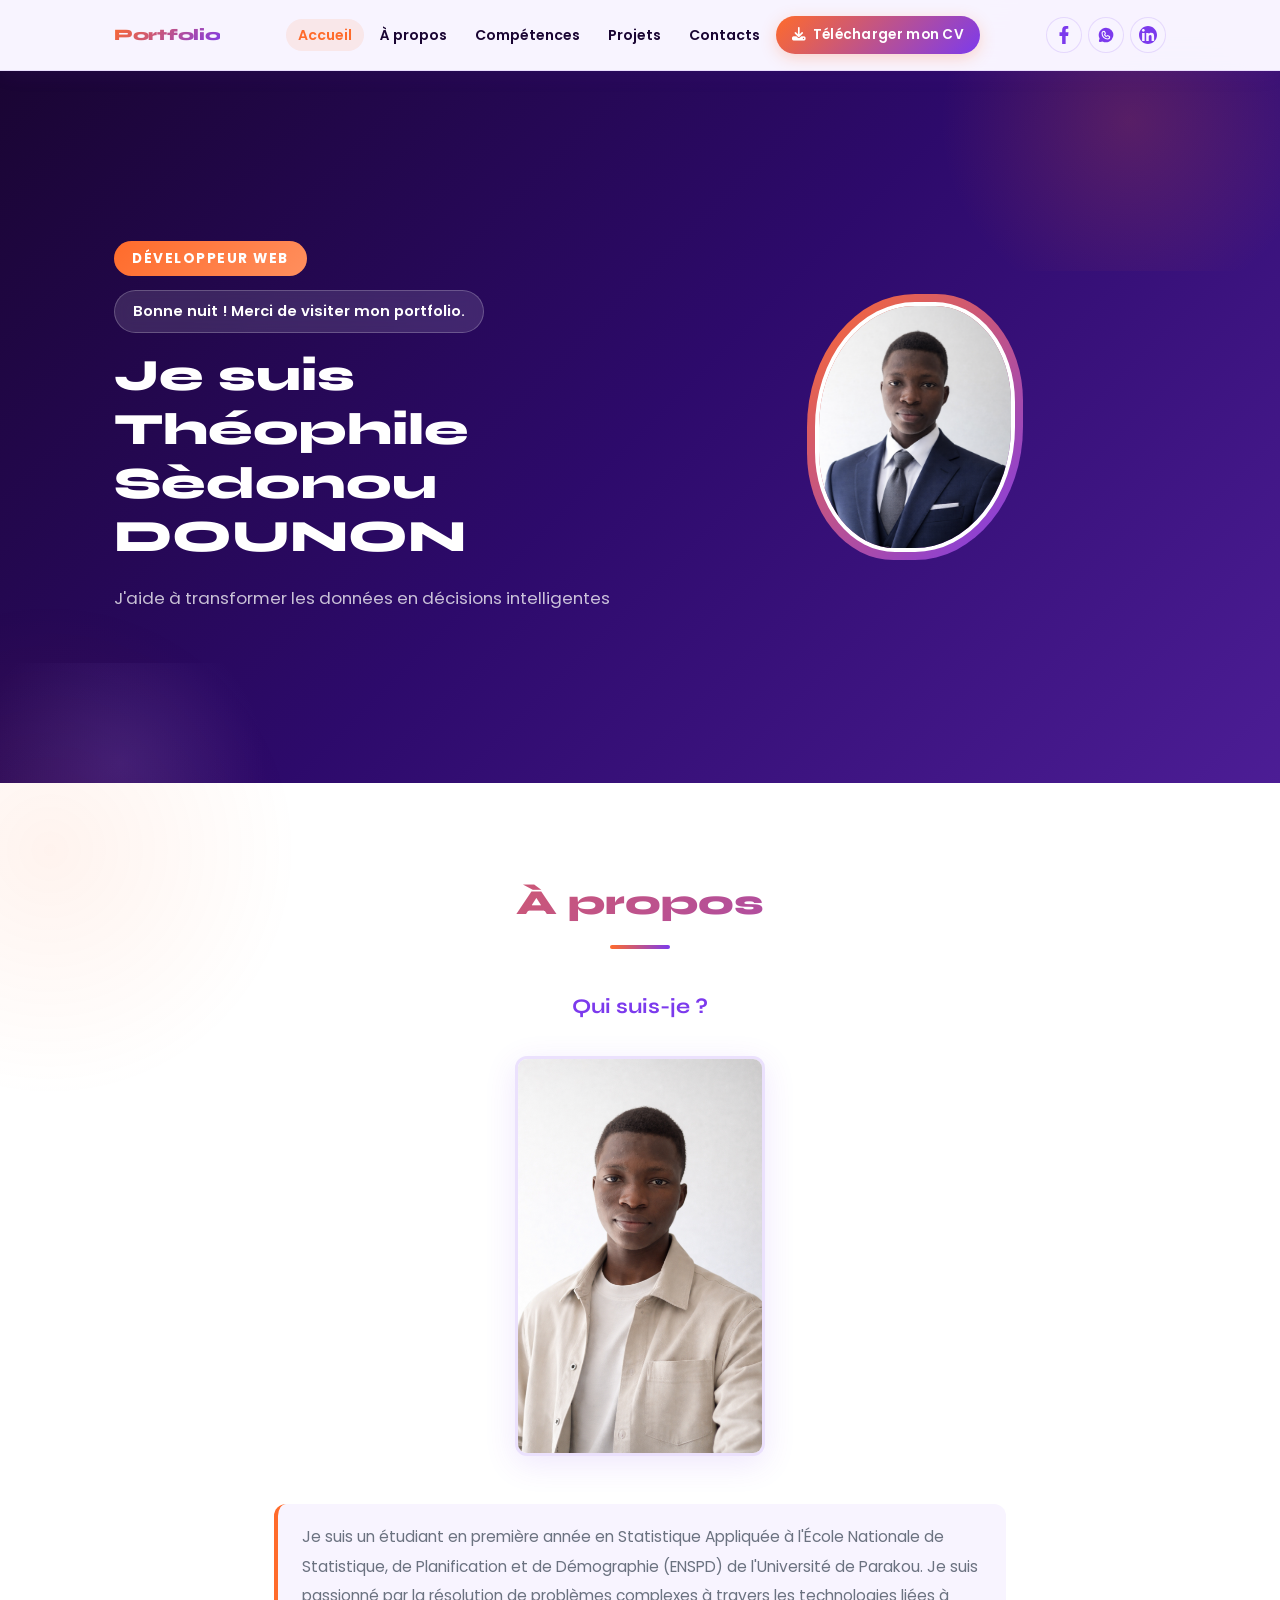
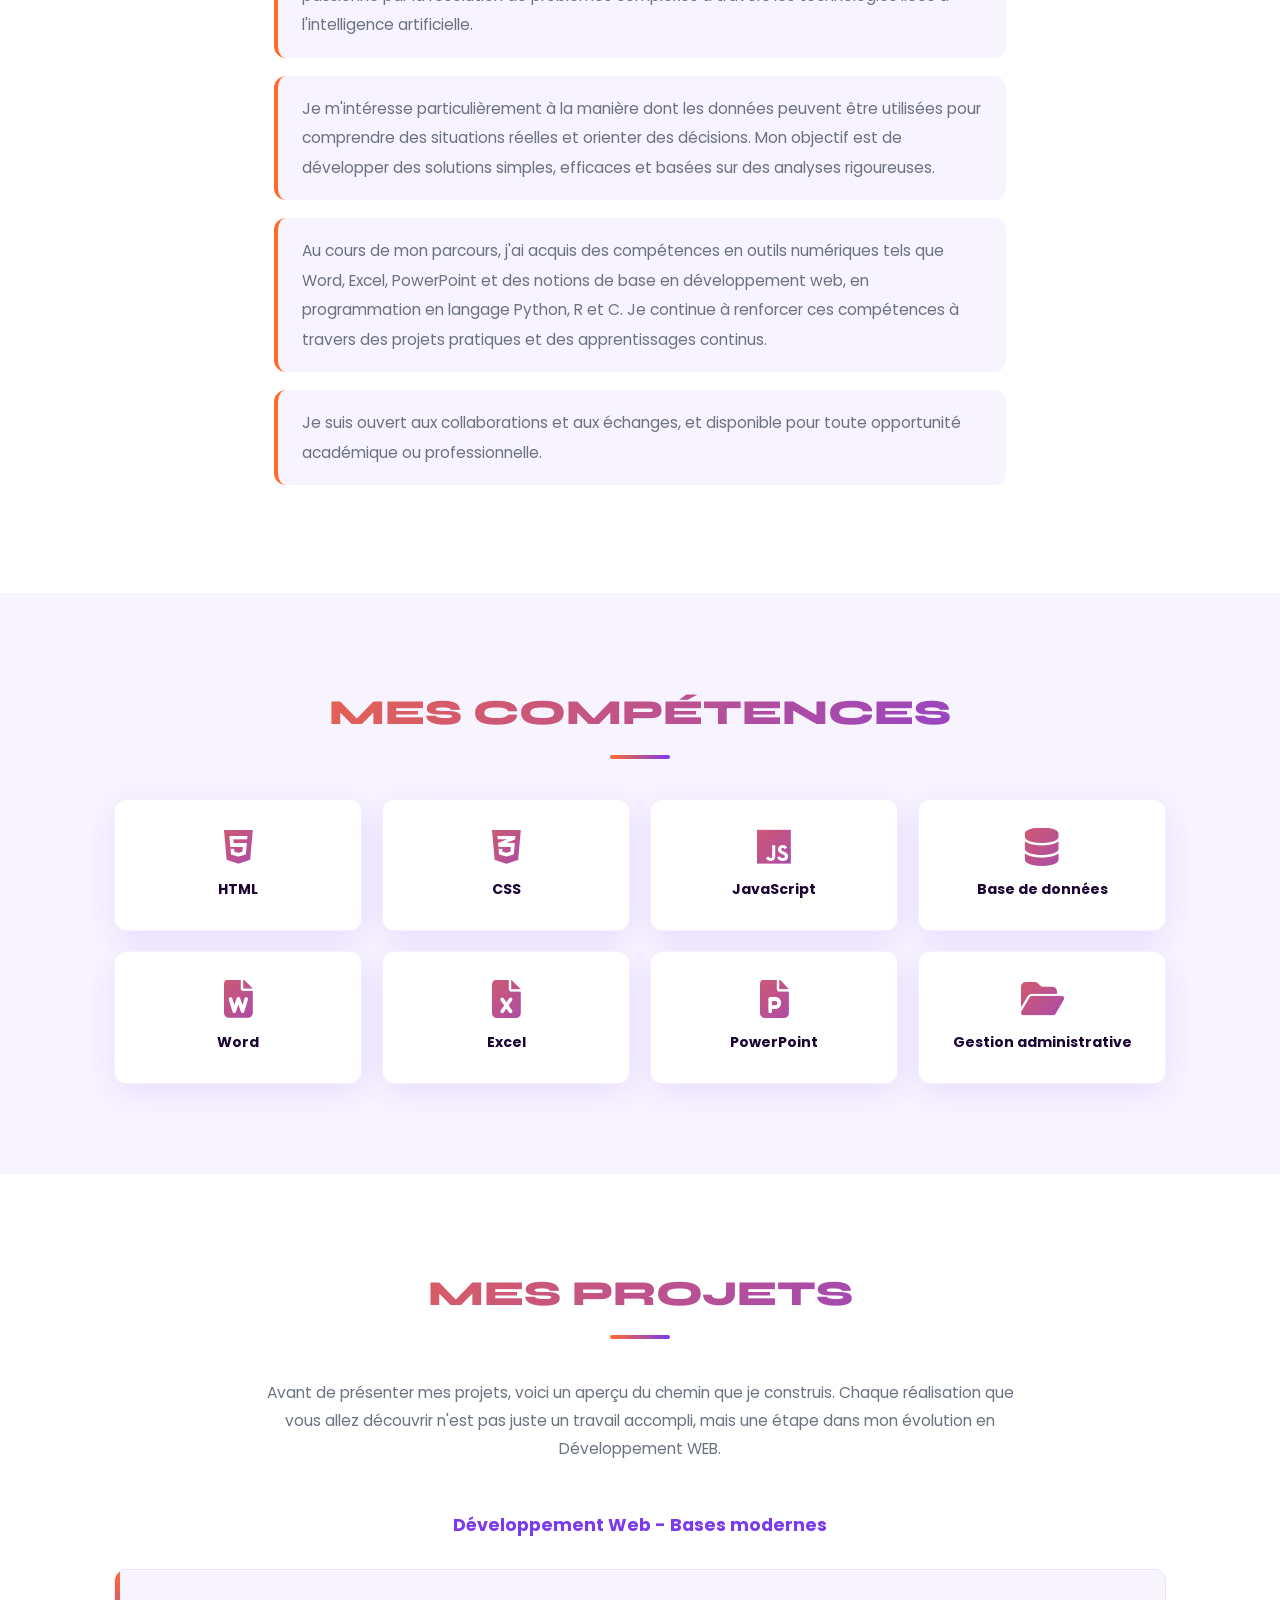
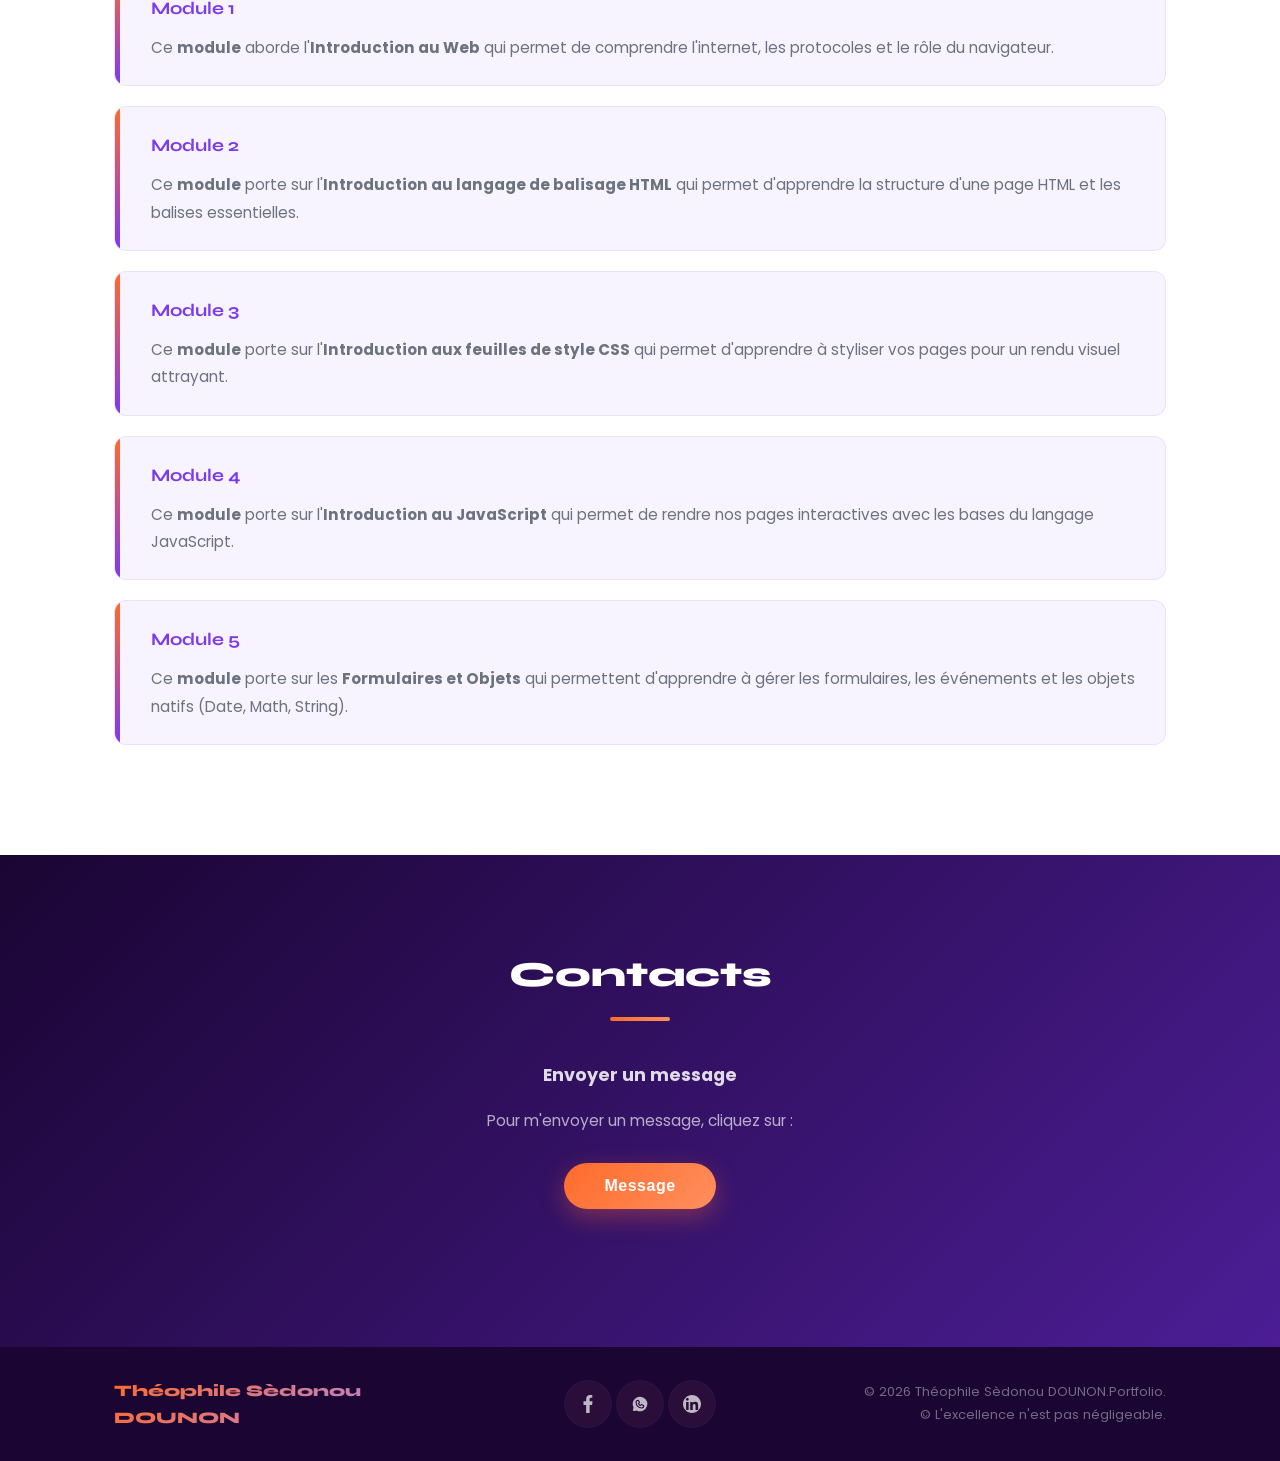
<file: index.html>
<!DOCTYPE html>
<html lang="fr">

<head>
    <meta charset="UTF-8">
    <meta http-equiv="X-UA-Compatible" content="IE=edge">
    <meta name="viewport" content="width=device-width, initial-scale=1.0">
    <meta name="author" content="Théophile Sèdonou DOUNON">
    <meta name="description" content="Portfolio de Théophile Dounon - Développeur Web">
    <title>DOUNON Sèdonou Théophile - Développeur WEB</title>

    <link rel="icon" href="Cartoonify.png" type="image/png">

    <link rel="stylesheet" href="https://cdnjs.cloudflare.com/ajax/libs/font-awesome/6.5.0/css/all.min.css">

    <link href="https://fonts.googleapis.com/css2?family=Poppins:wght@400;600;700&family=Syne:wght@700;800&display=swap" rel="stylesheet">

    <link rel="stylesheet" href="portfolio.css">
</head>

<button id="retour" aria-label="Retour en haut">
    <i class="fas fa-arrow-up"></i>
</button>

<body>

    <header class="header">
        <div class="container">
            <div class="logo">Portfolio</div>

            <nav class="navbar">
                <ul id="tete" class="nav-links">
                    <li><a href="#menu" data-key="nav_home">Accueil</a></li>
                    <li><a href="#propos" data-key="nav_about">À propos</a></li>
                    <li><a href="#competences" data-key="nav_skills">Compétences</a></li>
                    <li><a href="#projets" data-key="nav_projets">Projets</a></li>
                    <li><a href="#contacts" data-key="nav_contacts">Contacts</a></li>
                    <li>
                        <a href="cv_theophile.pdf" download="CV-Theophile-Dounon.pdf" class="btn-cv">
                            <i class="fas fa-download"></i> Télécharger mon CV
                        </a>
                    </li>
                </ul>
            </nav>

            <div class="right">
                <ul class="nav-links">
                    <li>
                        <a href="https://www.facebook.com/theophile.dounon" target="_blank" aria-label="Facebook">
                            <svg width="18px" height="18px" viewBox="-5 0 20 20" xmlns="http://www.w3.org/2000/svg">
                                <g fill="none" fill-rule="evenodd">
                                    <g transform="translate(-385,-7399)" fill="currentColor">
                                        <g transform="translate(56,160)">
                                            <path d="M335.821282,7259 L335.821282,7250 L338.553693,7250 L339,7246 L335.821282,7246 L335.821282,7244.052 C335.821282,7243.022 335.847593,7242 337.286884,7242 L338.744689,7242 L338.744689,7239.14 C338.744689,7239.097 337.492497,7239 336.225687,7239 C333.580004,7239 331.923407,7240.657 331.923407,7243.7 L331.923407,7246 L329,7246 L329,7250 L331.923407,7250 L331.923407,7259 L335.821282,7259 Z"/>
                                        </g>
                                    </g>
                                </g>
                            </svg>
                        </a>
                    </li>
                    <li>
                        <a href="https://wa.me/+2290163280409" target="_blank" aria-label="WhatsApp">
                            <svg fill="currentColor" width="18px" height="18px" viewBox="0 0 256 256" xmlns="http://www.w3.org/2000/svg">
                                <path d="M128.00049,24a104.0281,104.0281,0,0,0-91.189,154.041l-8.54687,29.915A15.99944,15.99944,0,0,0,48.044,227.73635l29.916-8.54688A104.00728,104.00728,0,1,0,128.00049,24ZM152.125,192c-.0293.02344-.084,0-.126,0A87.99949,87.99949,0,0,1,64,103.876,36.01385,36.01385,0,0,1,100,68,14.92643,14.92643,0,0,1,112.93066,75.503l11.69092,20.46094a16.01674,16.01674,0,0,1-.17187,16.16992l-7.11084,11.85156a40.03607,40.03607,0,0,0,14.67627,14.67676l11.85107-7.11133a16.01883,16.01883,0,0,1,16.17041-.17285l20.45947,11.69141A14.9238,14.9238,0,0,1,188,156,36.01427,36.01427,0,0,1,152.125,192Z"/>
                                <path d="M136.4502,154.6592a7.99584,7.99584,0,0,1-7.397.43652,56.03179,56.03179,0,0,1-28.14892-28.14843,7.99972,7.99972,0,0,1,.43652-7.39746l9.38867-15.64844L99.36328,84.00979A19.99027,19.99027,0,0,0,80,103.89748,72.00036,72.00036,0,0,0,152,176h.10254a19.99027,19.99027,0,0,0,19.88769-19.36328l-19.8916-11.36621Z"/>
                            </svg>
                        </a>
                    </li>
                    <li>
                        <a href="https://www.linkedin.com/in/theophile.dounon" target="_blank" aria-label="LinkedIn">
                            <svg fill="currentColor" xmlns="http://www.w3.org/2000/svg" width="18px" height="18px" viewBox="0 0 97.75 97.75">
                                <path d="M48.875,0C21.882,0,0,21.882,0,48.875S21.882,97.75,48.875,97.75S97.75,75.868,97.75,48.875S75.868,0,48.875,0z M30.562,81.966h-13.74V37.758h13.74V81.966z M23.695,31.715c-4.404,0-7.969-3.57-7.969-7.968c0.001-4.394,3.565-7.964,7.969-7.964c4.392,0,7.962,3.57,7.962,7.964C31.657,28.146,28.086,31.715,23.695,31.715z M82.023,81.966H68.294V60.467c0-5.127-0.095-11.721-7.142-11.721c-7.146,0-8.245,5.584-8.245,11.35v21.869H39.179V37.758h13.178v6.041h0.185c1.835-3.476,6.315-7.14,13-7.14c13.913,0,16.481,9.156,16.481,21.059V81.966z"/>
                            </svg>
                        </a>
                    </li>
                </ul>
            </div>

            <button class="hamburger" aria-label="Menu">
                <span>-</span>
                <span>-</span>
                <span>-</span>
            </button>

        </div>
    </header>

    <main>

        <section id="menu" class="menu">
            <div class="container">
                <div class="grid">
                    <div class="menu__item left">
                        <span>Développeur web</span>
                        <p id="bienvenue-msg"></p>
                        <h2 class="title"> Je suis Théophile Sèdonou DOUNON</h2>
                        <p>J'aide à transformer les données en décisions intelligentes</p>
                    </div>
                    <div class="menu__item right">
                        <div class="menu__avatar">
                            <img id="images" src="image1.png" width="200" height="250" alt="Photo de Théophile">
                        </div>
                    </div>
                </div>
            </div>
        </section>

        <section id="propos" class="propos">
            <h1 class="section-title" data-key="propos_title">À propos</h1>
            <h2 id="propos1">Qui suis-je ?</h2>
            <div class="container">
                <div class="grid">
                    <div class="grid__item">
                        <img id="image" src="image2.png" width="250" height="400" alt="Photo de profil">
                    </div>
                </div>
            </div>
            <div class="propos-content">
                <div class="propos-text">
                    <p data-key="propos_text">Je suis un étudiant en première année en Statistique Appliquée à l'École Nationale de Statistique, de Planification et de Démographie (ENSPD) de l'Université de Parakou. Je suis passionné par la résolution de problèmes complexes à travers les technologies liées à l'intelligence artificielle.</p>
                    <p>Je m'intéresse particulièrement à la manière dont les données peuvent être utilisées pour comprendre des situations réelles et orienter des décisions. Mon objectif est de développer des solutions simples, efficaces et basées sur des analyses rigoureuses.</p>
                    <p>Au cours de mon parcours, j'ai acquis des compétences en outils numériques tels que Word, Excel, PowerPoint et des notions de base en développement web, en programmation en langage Python, R et C. Je continue à renforcer ces compétences à travers des projets pratiques et des apprentissages continus.</p>
                    <p>Je suis ouvert aux collaborations et aux échanges, et disponible pour toute opportunité académique ou professionnelle.</p>
                </div>
            </div>
        </section>

        <section id="competences" class="section-competence">
            <div class="container">
                <h2 class="section-title" data-key="competences_title">MES COMPÉTENCES</h2>
                <div class="competences-grid">
                    <div class="competence1"><i class="fab fa-html5"></i><h3>HTML</h3></div>
                    <div class="competence1"><i class="fab fa-css3-alt"></i><h3>CSS</h3></div>
                    <div class="competence1"><i class="fab fa-js"></i><h3>JavaScript</h3></div>
                    <div class="competence1"><i class="fas fa-database"></i><h3>Base de données</h3></div>
                    <div class="competence1"><i class="fas fa-file-word"></i><h3>Word</h3></div>
                    <div class="competence1"><i class="fas fa-file-excel"></i><h3>Excel</h3></div>
                    <div class="competence1"><i class="fas fa-file-powerpoint"></i><h3>PowerPoint</h3></div>
                    <div class="competence1"><i class="fas fa-folder-open"></i><h3>Gestion administrative</h3></div>
                </div>
            </div>
        </section>

        <section id="projets" class="projets">
            <div class="container">
                <div class="section-header">
                    <h1 class="section-title">MES PROJETS</h1>
                    <p>Avant de présenter mes projets, voici un aperçu du chemin que je construis. Chaque réalisation que vous allez découvrir n'est pas juste un travail accompli, mais une étape dans mon évolution en Développement WEB.</p>
                </div>
                <h3><strong>Développement Web - Bases modernes</strong></h3>
                <div class="projet1"><div class="projets__content"><h2><strong>Module 1</strong></h2><p>Ce <strong>module</strong> aborde l'<strong>Introduction au Web</strong> qui permet de comprendre l'internet, les protocoles et le rôle du navigateur.</p></div></div>
                <div class="projet1"><div class="projets__content"><h2><strong>Module 2</strong></h2><p>Ce <strong>module</strong> porte sur l'<strong>Introduction au langage de balisage HTML</strong> qui permet d'apprendre la structure d'une page HTML et les balises essentielles.</p></div></div>
                <div class="projet1"><div class="projets__content"><h2><strong>Module 3</strong></h2><p>Ce <strong>module</strong> porte sur l'<strong>Introduction aux feuilles de style CSS</strong> qui permet d'apprendre à styliser vos pages pour un rendu visuel attrayant.</p></div></div>
                <div class="projet1"><div class="projets__content"><h2><strong>Module 4</strong></h2><p>Ce <strong>module</strong> porte sur l'<strong>Introduction au JavaScript</strong> qui permet de rendre nos pages interactives avec les bases du langage JavaScript.</p></div></div>
                <div class="projet1"><div class="projets__content"><h2><strong>Module 5</strong></h2><p>Ce <strong>module</strong> porte sur les <strong>Formulaires et Objets</strong> qui permettent d'apprendre à gérer les formulaires, les événements et les objets natifs (Date, Math, String).</p></div></div>
            </div>
        </section>

        <section id="contacts" class="contacts">
            <div class="container">
                <div class="section-header">
                    <h1 class="section-title">Contacts</h1>
                    <h3><strong>Envoyer un message</strong></h3>
                    <p>Pour m'envoyer un message, cliquez sur :</p>
                    <button id="message" class="submit">
                        <a href="question.html">Message</a>
                    </button>
                </div>
            </div>
        </section>

    </main>

    <footer>
        <div class="container">
            <div class="grid">
                <div class="grid__item">
                    <p id="nom">Théophile Sèdonou DOUNON</p>
                </div>
                <div class="grid__item">
                    <ul class="nav-links">
                        <li>
                            <a href="https://www.facebook.com/theophile.dounon" target="_blank" aria-label="Facebook">
                                <svg width="18px" height="18px" viewBox="-5 0 20 20" xmlns="http://www.w3.org/2000/svg">
                                    <g fill="none" fill-rule="evenodd"><g transform="translate(-385,-7399)" fill="currentColor"><g transform="translate(56,160)"><path d="M335.821282,7259 L335.821282,7250 L338.553693,7250 L339,7246 L335.821282,7246 L335.821282,7244.052 C335.821282,7243.022 335.847593,7242 337.286884,7242 L338.744689,7242 L338.744689,7239.14 C338.744689,7239.097 337.492497,7239 336.225687,7239 C333.580004,7239 331.923407,7240.657 331.923407,7243.7 L331.923407,7246 L329,7246 L329,7250 L331.923407,7250 L331.923407,7259 L335.821282,7259 Z"/></g></g></g>
                                </svg>
                            </a>
                        </li>
                        <li>
                            <a href="https://wa.me/+2290163280409" target="_blank" aria-label="WhatsApp">
                                <svg fill="currentColor" width="18px" height="18px" viewBox="0 0 256 256" xmlns="http://www.w3.org/2000/svg">
                                    <path d="M128.00049,24a104.0281,104.0281,0,0,0-91.189,154.041l-8.54687,29.915A15.99944,15.99944,0,0,0,48.044,227.73635l29.916-8.54688A104.00728,104.00728,0,1,0,128.00049,24ZM152.125,192c-.0293.02344-.084,0-.126,0A87.99949,87.99949,0,0,1,64,103.876,36.01385,36.01385,0,0,1,100,68,14.92643,14.92643,0,0,1,112.93066,75.503l11.69092,20.46094a16.01674,16.01674,0,0,1-.17187,16.16992l-7.11084,11.85156a40.03607,40.03607,0,0,0,14.67627,14.67676l11.85107-7.11133a16.01883,16.01883,0,0,1,16.17041-.17285l20.45947,11.69141A14.9238,14.9238,0,0,1,188,156,36.01427,36.01427,0,0,1,152.125,192Z"/>
                                    <path d="M136.4502,154.6592a7.99584,7.99584,0,0,1-7.397.43652,56.03179,56.03179,0,0,1-28.14892-28.14843,7.99972,7.99972,0,0,1,.43652-7.39746l9.38867-15.64844L99.36328,84.00979A19.99027,19.99027,0,0,0,80,103.89748,72.00036,72.00036,0,0,0,152,176h.10254a19.99027,19.99027,0,0,0,19.88769-19.36328l-19.8916-11.36621Z"/>
                                </svg>
                            </a>
                        </li>
                        <li>
                            <a href="https://www.linkedin.com/in/theophile.dounon" target="_blank" aria-label="LinkedIn">
                                <svg fill="currentColor" xmlns="http://www.w3.org/2000/svg" width="18px" height="18px" viewBox="0 0 97.75 97.75">
                                    <path d="M48.875,0C21.882,0,0,21.882,0,48.875S21.882,97.75,48.875,97.75S97.75,75.868,97.75,48.875S75.868,0,48.875,0z M30.562,81.966h-13.74V37.758h13.74V81.966z M23.695,31.715c-4.404,0-7.969-3.57-7.969-7.968c0.001-4.394,3.565-7.964,7.969-7.964c4.392,0,7.962,3.57,7.962,7.964C31.657,28.146,28.086,31.715,23.695,31.715z M82.023,81.966H68.294V60.467c0-5.127-0.095-11.721-7.142-11.721c-7.146,0-8.245,5.584-8.245,11.35v21.869H39.179V37.758h13.178v6.041h0.185c1.835-3.476,6.315-7.14,13-7.14c13.913,0,16.481,9.156,16.481,21.059V81.966z"/>
                                </svg>
                            </a>
                        </li>
                    </ul>
                </div>
                <div class="grid__item">
                    <p>&copy; 2026 Théophile Sèdonou DOUNON.Portfolio.</p>
                    <p>&copy; L'excellence n'est pas négligeable.</p>
                </div>
            </div>
        </div>
    </footer>

    <script src="script.js"></script>

</body>
</html>
</file>
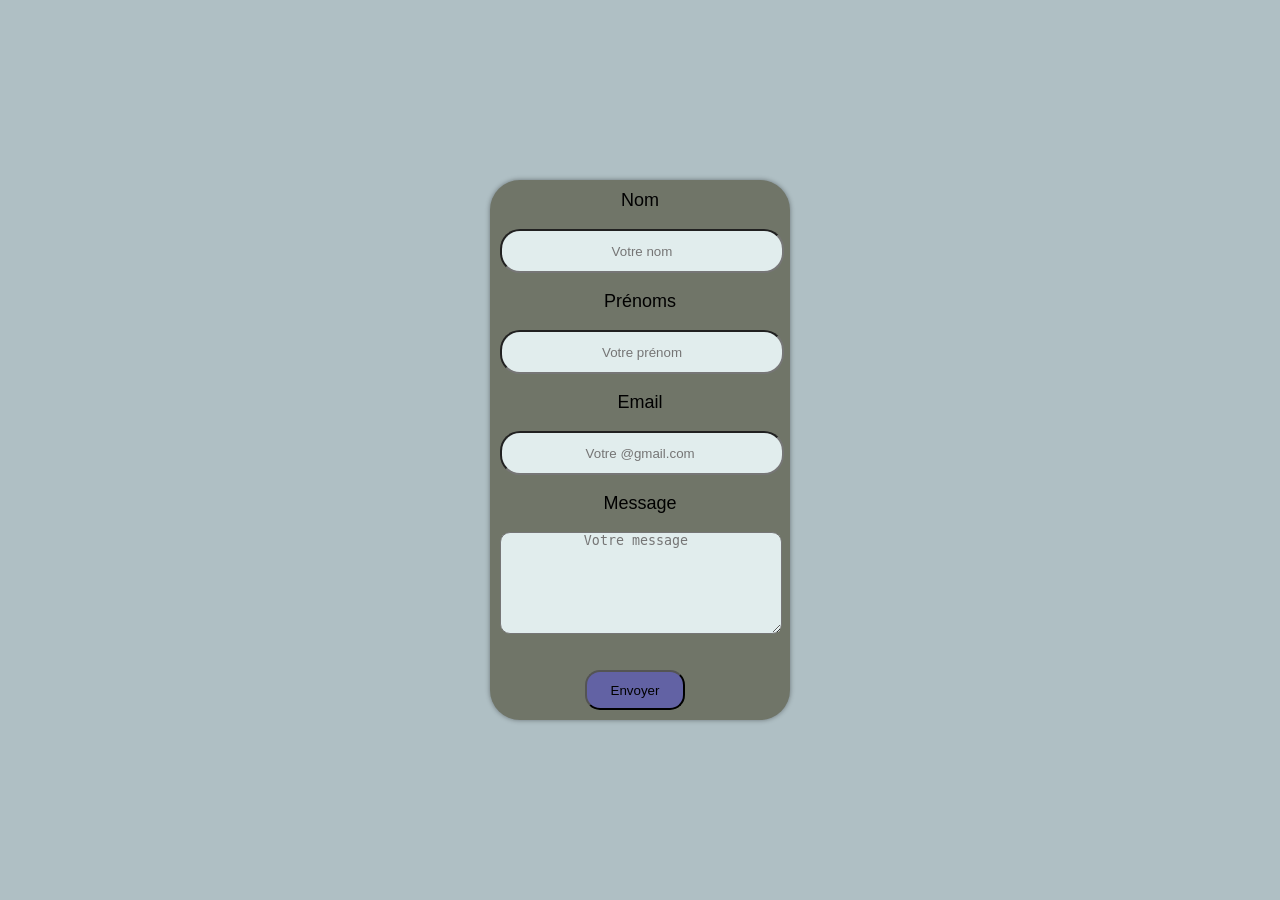
<file: question.html>
<!DOCTYPE html>
<html lang="fr">

<head>
    <meta charset="UTF-8">
    <meta name="viewport" content="width=device-width, initial-scale=1.0">
    <title>Questionnaire</title>

    <link rel="icon" href="Cartoonify.png" type="image/png">
    <link rel="stylesheet" href="style1.css">
</head>

<body>
    <div id="formulaire">
        <form action="mailto:theophiledounon@gmail.com" method="post" enctype="text/plain">
            <label for="firstname"> Nom</label><br>
            <input type="text" class="firstname" placeholder="Votre nom" required><br>

            <label for="lastname"> Prénoms</label><br>

            <input type="text" class="lastname" placeholder="Votre prénom" required><br>

            <label for="email"> Email</label><br>
            <input type="email" class="email" placeholder="Votre @gmail.com " required><br>

            <label id="me" for="message"> Message</label><br>
            <textarea name="message" class="message" placeholder="Votre message" required></textarea><br><br>

            <button id="message1" class="submit"> Envoyer </button>
        </form>
    </div>
</body>

</html>
</file>
<file: portfolio.css>
:root {
    --orange: #FF6B2B;
    --orange-light: #FF8F5E;
    --violet: #7C3AED;
    --violet-light: #A78BFA;
    --violet-dark: #4C1D95;
    --white: #FFFFFF;
    --light: #F8F4FF;
    --dark: #1A0533;
    --gray: #6B7280;
    --shadow: 0 8px 32px rgba(124, 58, 237, 0.12);
    --shadow-hover: 0 16px 48px rgba(255, 107, 43, 0.22);
    --radius: 12px;
    --transition: all 0.35s cubic-bezier(0.4, 0, 0.2, 1);
    --font-display: 'Syne', sans-serif;
    --font-body: 'Poppins', sans-serif;
}


*, *::before, *::after {
    margin: 0;
    padding: 0;
    box-sizing: border-box;
}

html {
    scroll-behavior: smooth;
    font-size: 16px;
}

#retour {
    position: fixed;
    bottom: 30px;
    right: 30px;
    width: 48px;
    height: 48px;
    border-radius: 50%;
    background: linear-gradient(135deg, var(--orange), var(--violet));
    color: var(--white);
    border: none;
    cursor: pointer;
    font-size: 1.1rem;
    box-shadow: 0 6px 20px rgba(255,107,43,0.35);
    transition: var(--transition);
    opacity: 0;
    visibility: hidden;
    z-index: 9999;
}

#retour.visible {
    opacity: 1;
    visibility: visible;
}

#retour:hover {
    transform: translateY(-4px);
    box-shadow: 0 10px 28px rgba(255,107,43,0.50);
}

body {
    font-family: var(--font-body);
    background: var(--light);
    color: var(--dark);
    overflow-x: hidden;
    line-height: 1.7;
}

body::before {
    content: '';
    position: fixed;
    top: -200px;
    right: -200px;
    width: 600px;
    height: 600px;
    background: radial-gradient(circle, rgba(124,58,237,0.10) 0%, transparent 70%);
    pointer-events: none;
    z-index: 0;
}

body::after {
    content: '';
    position: fixed;
    bottom: -200px;
    left: -200px;
    width: 500px;
    height: 500px;
    background: radial-gradient(circle, rgba(255,107,43,0.08) 0%, transparent 70%);
    pointer-events: none;
    z-index: 0;
}

.container {
    max-width: 1100px;
    margin: 0 auto;
    padding: 0 24px;
    position: relative;
    z-index: 1;
}

.header {
    position: sticky;
    top: 0;
    z-index: 1000;
    background: rgba(248, 244, 255, 0.95);
    backdrop-filter: blur(16px);
    -webkit-backdrop-filter: blur(16px);
    border-bottom: 1.5px solid rgba(124, 58, 237, 0.12);
    box-shadow: 0 2px 24px rgba(124, 58, 237, 0.07);
    transition: var(--transition);
}

.header .container {
    display: flex;
    align-items: center;
    justify-content: space-between;
    height: 70px;
    gap: 16px;
}

.logo {
    font-family: var(--font-display);
    font-size: 1rem;
    font-weight: 800;
    background: linear-gradient(135deg, var(--orange), var(--violet));
    -webkit-background-clip: text;
    -webkit-text-fill-color: transparent;
    background-clip: text;
    white-space: nowrap;
    letter-spacing: -0.3px;
    flex-shrink: 0;
}

.navbar {
    flex: 1;
    display: flex;
    justify-content: center;
}

.nav-links {
    list-style: none;
    display: flex;
    align-items: center;
    gap: 4px;
}

.nav-links li a {
    text-decoration: none;
    color: var(--dark);
    font-size: 0.88rem;
    font-weight: 600;
    padding: 6px 12px;
    border-radius: 50px;
    transition: var(--transition);
}

.nav-links li a:hover {
    color: var(--orange);
    background: rgba(255, 107, 43, 0.08);
}

.right {
    flex-shrink: 0;
}

.right .nav-links {
    gap: 6px;
}

.right .nav-links li a {
    display: flex;
    align-items: center;
    justify-content: center;
    width: 36px;
    height: 36px;
    border-radius: 50%;
    background: var(--light);
    border: 1.5px solid rgba(124, 58, 237, 0.15);
    padding: 0;
    color: var(--violet);
    transition: var(--transition);
}

.right .nav-links li a:hover {
    background: linear-gradient(135deg, var(--orange), var(--violet));
    color: var(--white);
    border-color: transparent;
    transform: translateY(-2px);
    box-shadow: 0 6px 18px rgba(255,107,43,0.25);
}

.right .nav-links li a svg {
    fill: currentColor;
}

.btn-cv {
    display: inline-flex !important;
    align-items: center;
    gap: 6px;
    background: linear-gradient(135deg, var(--orange), var(--violet)) !important;
    color: var(--white) !important;
    padding: 7px 16px !important;
    border-radius: 50px !important;
    font-weight: 600 !important;
    font-size: 0.85rem !important;
    letter-spacing: 0.3px;
    box-shadow: 0 4px 16px rgba(255,107,43,0.25);
    transition: var(--transition) !important;
    white-space: nowrap;
}

.btn-cv:hover {
    transform: translateY(-2px) !important;
    box-shadow: 0 8px 24px rgba(255,107,43,0.40) !important;
    background: linear-gradient(135deg, var(--violet), var(--orange)) !important;
}

.hamburger {
    display: none;
    flex-direction: column;
    justify-content: center;
    align-items: center;
    gap: 5px;
    cursor: pointer;
    width: 42px;
    height: 42px;
    border-radius: 10px;
    border: 1.5px solid rgba(124,58,237,0.25);
    background: transparent;
    padding: 8px;
    transition: var(--transition);
    flex-shrink: 0;
}

.hamburger span {
    display: block;
    width: 22px;
    height: 2.5px;
    background: var(--violet);
    border-radius: 4px;
    transition: var(--transition);
}

.hamburger:hover {
    background: rgba(124,58,237,0.08);
    border-color: var(--violet);
}

.hamburger.active span:nth-child(1) {
    transform: translateY(7.5px) rotate(45deg);
}
.hamburger.active span:nth-child(2) {
    opacity: 0;
    transform: scaleX(0);
}
.hamburger.active span:nth-child(3) {
    transform: translateY(-7.5px) rotate(-45deg);
}

.menu {
    min-height: calc(80vh - 50px);
    display: flex;
    align-items: center;
    background: linear-gradient(135deg, #1A0533 0%, #2D0A6B 50%, #4C1D95 100%);
    position: relative;
    overflow: hidden;
}

.menu::before {
    content: '';
    position: absolute;
    top: -100px;
    right: -100px;
    width: 500px;
    height: 300px;
    background: radial-gradient(circle, rgba(255,107,43,0.18) 0%, transparent 65%);
    pointer-events: none;
}

.menu::after {
    content: '';
    position: absolute;
    bottom: -80px;
    left: -80px;
    width: 400px;
    height: 200px;
    background: radial-gradient(circle, rgba(167,139,250,0.15) 0%, transparent 65%);
    pointer-events: none;
}

.menu .grid {
    display: grid;
    grid-template-columns: 1fr 1fr;
    gap: 48px;
    align-items: center;
    padding: 80px 0;
}

.menu__item.left span {
    display: inline-block;
    background: linear-gradient(135deg, var(--orange), var(--orange-light));
    color: var(--white);
    font-size: 0.85rem;
    font-weight: 700;
    padding: 6px 18px;
    border-radius: 50px;
    letter-spacing: 1.5px;
    text-transform: uppercase;
    margin-bottom: 14px;
    animation: fadeInUp 0.6s ease both;
}

#bienvenue-msg {
    display: inline-block;
    background: rgba(255, 255, 255, 0.12);
    color: var(--white);
    font-size: 0.92rem;
    font-weight: 600;
    padding: 8px 18px;
    border-radius: 50px;
    border: 1.5px solid rgba(255, 255, 255, 0.22);
    margin-bottom: 16px;
    backdrop-filter: blur(8px);
    animation: fadeInUp 0.6s ease 0.05s both;
}

.menu__item.left .title {
    font-family: var(--font-display);
    font-size: clamp(1.8rem, 4vw, 2.8rem);
    font-weight: 800;
    color: var(--white);
    line-height: 1.2;
    margin-bottom: 20px;
    animation: fadeInUp 0.8s ease 0.1s both;
}

.menu__item.left p:not(#bienvenue-msg) {
    font-size: 1.05rem;
    color: rgba(255,255,255,0.75);
    animation: fadeInUp 0.8s ease 0.2s both;
}

.menu__item.right {
    display: flex;
    justify-content: center;
    animation: fadeInRight 1s ease 0.3s both;
}

.menu__avatar {
    position: relative;
    display: inline-block;
}

.menu__avatar::before {
    content: '';
    position: absolute;
    inset: -8px;
    border-radius: 50% 40% 50% 40%;
    background: linear-gradient(135deg, var(--orange), var(--violet));
    z-index: 0;
    animation: rotate 6s linear infinite;
}

.menu__avatar img {
    position: relative;
    z-index: 1;
    border-radius: 50% 40% 50% 40%;
    object-fit: cover;
    display: block;
    border: 4px solid var(--white);
}

section {
    padding: 90px 0;
}

.section-title {
    font-family: var(--font-display);
    font-size: clamp(1.6rem, 3.5vw, 2.2rem);
    font-weight: 800;
    text-align: center;
    margin-bottom: 16px;
    background: linear-gradient(135deg, var(--orange), var(--violet));
    -webkit-background-clip: text;
    -webkit-text-fill-color: transparent;
    background-clip: text;
}

.section-title::after {
    content: '';
    display: block;
    width: 60px;
    height: 4px;
    background: linear-gradient(90deg, var(--orange), var(--violet));
    border-radius: 4px;
    margin: 12px auto 40px;
}

.propos {
    background: var(--white);
}

#propos1 {
    font-family: var(--font-display);
    text-align: center;
    color: var(--violet);
    font-size: 1.3rem;
    margin-bottom: 32px;
}

.propos .grid {
    display: flex;
    justify-content: center;
    margin-bottom: 40px;
}

#image {
    border-radius: var(--radius);
    object-fit: cover;
    box-shadow: var(--shadow);
    border: 3px solid rgba(124,58,237,0.15);
    transition: var(--transition);
}

#image:hover {
    transform: scale(1.03);
    box-shadow: var(--shadow-hover);
}

.propos-content {
    max-width: 780px;
    margin: 0 auto;
    padding: 0 24px;
}

.propos-text p {
    margin-bottom: 18px;
    color: var(--gray);
    font-size: 0.97rem;
    line-height: 1.9;
    padding: 18px 24px;
    background: var(--light);
    border-radius: 12px;
    border-left: 4px solid var(--orange);
    transition: var(--transition);
}

.propos-text p:hover {
    border-left-color: var(--violet);
    background: #EDE9FE;
    transform: translateX(6px);
}

.competence {
    background: var(--light);
}

.competences-grid {
    display: grid;
    grid-template-columns: repeat(4, 1fr);
    gap: 20px;
    margin-top: 10px;
}

.competence1 {
    background: var(--white);
    border-radius: var(--radius);
    padding: 28px 16px;
    text-align: center;
    box-shadow: var(--shadow);
    border: 1.5px solid rgba(124,58,237,0.08);
    transition: var(--transition);
    cursor: default;
}

.competence1:hover {
    transform: translateY(-8px) scale(1.03);
    box-shadow: var(--shadow-hover);
    border-color: var(--orange);
}

.competence1 i {
    font-size: 2.4rem;
    margin-bottom: 12px;
    display: block;
    background: linear-gradient(135deg, var(--orange), var(--violet));
    -webkit-background-clip: text;
    -webkit-text-fill-color: transparent;
    background-clip: text;
    transition: transform 0.3s ease;
}

.competence1 h3 {
    font-size: 0.88rem;
    font-weight: 700;
    color: var(--dark);
}

.projets {
    background: var(--white);
}

.section-header {
    text-align: center;
    margin-bottom: 48px;
}

.section-header p {
    color: var(--gray);
    max-width: 750px;
    margin: 0 auto;
    font-size: 0.97rem;
    line-height: 1.8;
}

.projets h3 {
    text-align: center;
    color: var(--violet);
    font-size: 1.1rem;
    margin-bottom: 28px;
}

.projet1 {
    background: var(--light);
    border-radius: var(--radius);
    margin-bottom: 20px;
    border: 1.5px solid rgba(124,58,237,0.10);
    overflow: hidden;
    transition: var(--transition);
    position: relative;
}

.projet1::before {
    content: '';
    position: absolute;
    left: 0;
    top: 0;
    bottom: 0;
    width: 5px;
    background: linear-gradient(180deg, var(--orange), var(--violet));
    border-radius: 4px 0 0 4px;
}

.projet1:hover {
    transform: translateX(8px);
    box-shadow: var(--shadow-hover);
    border-color: var(--orange);
}

.projets__content {
    padding: 24px 28px 24px 36px;
}

.projets__content h2 {
    font-family: var(--font-display);
    font-size: 1.1rem;
    color: var(--violet);
    margin-bottom: 10px;
}

.projets__content p {
    color: var(--gray);
    font-size: 0.95rem;
    line-height: 1.8;
}

.contacts {
    background: linear-gradient(135deg, #1A0533, #4C1D95);
    text-align: center;
}

.contacts .section-title {
    color: var(--white);
    -webkit-text-fill-color: var(--white);
    background: none;
}

.contacts .section-title::after {
    background: linear-gradient(90deg, var(--orange), var(--orange-light));
}

.contacts h3 {
    color: rgba(255,255,255,0.85);
    font-size: 1.1rem;
    margin-bottom: 16px;
}

.contacts p {
    color: rgba(255,255,255,0.65);
    margin-bottom: 28px;
}

#message {
    background: linear-gradient(135deg, var(--orange), var(--orange-light));
    border: none;
    border-radius: 50px;
    padding: 0;
    cursor: pointer;
    box-shadow: 0 8px 24px rgba(255,107,43,0.35);
    transition: var(--transition);
}

#message:hover {
    transform: translateY(-3px);
    box-shadow: 0 14px 36px rgba(255,107,43,0.45);
}

#message a {
    display: inline-block;
    padding: 14px 40px;
    color: var(--white);
    text-decoration: none;
    font-weight: 700;
    font-size: 1rem;
    letter-spacing: 0.5px;
}

footer {
    background: var(--dark);
    padding: 30px 0;
}

footer .grid {
    display: grid;
    grid-template-columns: 1fr 1fr 1fr;
    gap: 24px;
    align-items: center;
}

#nom {
    font-family: var(--font-display);
    font-weight: 800;
    background: linear-gradient(135deg, var(--orange), var(--violet-light));
    -webkit-background-clip: text;
    -webkit-text-fill-color: transparent;
    background-clip: text;
    font-size: 1rem;
}

footer .nav-links {
    justify-content: center;
}

footer .nav-links li a {
    display: flex;
    align-items: center;
    justify-content: center;
    width: 48px;
    height: 48px;
    border-radius: 50%;
    background: rgba(243, 139, 139, 0.07);
    border: 1.5px solid rgba(45, 57, 161, 0.12);
    color: rgba(255, 255, 255, 0.7);
    transition: var(--transition);
}

footer .nav-links li a:hover {
    background: linear-gradient(135deg, var(--orange), var(--violet));
    border-color: transparent;
    color: var(--white);
    transform: translateY(-3px);
}

footer .nav-links li a svg {
    fill: currentColor;
}

footer .grid__item:last-child p {
    text-align: right;
    color: rgba(255,255,255,0.4);
    font-size: 0.82rem;
}

@keyframes fadeInUp {
    from { opacity: 0; transform: translateY(30px); }
    to   { opacity: 1; transform: translateY(0); }
}

@keyframes fadeInRight {
    from { opacity: 0; transform: translateX(40px); }
    to   { opacity: 1; transform: translateX(0); }
}

@keyframes rotate {
    from { transform: rotate(0deg); }
    to   { transform: rotate(360deg); }
}

.reveal {
    opacity: 0;
    transform: translateY(40px);
    transition: opacity 0.7s ease, transform 0.7s ease;
}

.reveal.visible {
    opacity: 1;
    transform: translateY(0);
}

@media screen and (max-width: 900px) {
    .skills-grid {
        grid-template-columns: repeat(4, 1fr);
    }
}

@media screen and (max-width: 758px) {


    .hamburger {
        display: flex;
    }

    .navbar {
        position: fixed;
        top: 60px;
        left: 0;
        right: 0;
        background: rgba(248, 244, 255, 0.98);
        backdrop-filter: blur(20px);
        -webkit-backdrop-filter: blur(20px);
        border-bottom: 1.5px solid rgba(124,58,237,0.12);
        padding: 8px 10px;
        transform: translateY(-110%);
        transition: transform 0.4s cubic-bezier(0.4, 0, 0.2, 1);
        z-index: 900;
        box-shadow: 0 10px 30px rgba(0,0,0,0.10);
    }

    .navbar.open {
        transform: translateY(0);
    }

    .navbar .nav-links {
        flex-direction: column;
        gap: 6px;
        align-items: stretch;
    }

    .navbar .nav-links li a {
        display: block;
        text-align: center;
        padding: 12px 20px;
        border-radius: 12px;
        font-size: 1rem;
        color: var(--dark);
    }

    .right {
        display: none;
    }

    .menu .grid {
        grid-template-columns: 1fr;
        text-align: center;
        padding: 30px 0;
        gap: 20px;
    }

    .menu__item.right {
        order: -1;
    }

    .propos-content {
        padding: 0 14px;
    }
    .competences-grid {
        grid-template-columns: repeat(2, 1fr);
        gap: 12px;
    }

    footer .grid {
        grid-template-columns: 1fr;
        text-align: center;
        gap: 16px;
    }

    footer .grid__item:last-child p {
        text-align: center;
    }
    #retour {
    bottom: 20px;
    right: 20px;
    width: 44px;
    height: 44px;
    z-index: 9999;
}
}

@media screen and (max-width: 450px) {
    .logo {
        font-size: 0.82rem;
    }

    .menu__item.left .title {
        font-size: 1.6rem;
    }

    .menu__avatar img {
        width: 110px !important;
        height: 90px !important;
    }

    .competences-grid {
        grid-template-columns: repeat(1, 1fr);
    }
}
</file>
<file: style1.css>
*{
    margin: 0;
    padding: 0;
    
}

body{

    text-align: left;
    font-family: 'Franklin Gothic Medium', 'Arial Narrow', Arial, sans-serif;
    background-color: rgb(175, 191, 196);
    position: absolute;
    top: 50%;
    left: 50%;
    transform: translate(-50%,-50%);
    border-radius: 30px;
    width: auto;
    box-shadow: 0 0 5px rgba(0,0,0,0.4);
   
}

form{
    display: flex;
    flex-direction: column;
    padding: 10px;

}
label{
    text-align: center;
    font-size: large;
    font-family: 'Franklin Gothic Medium', 'Arial Narrow', Arial, sans-serif;
    content-visibility: visible;

}

input{
    text-align: center;
    backface-visibility: inherit;
    background-color: #e1eded;
    height: 40px;
    width: 100%;
    border-radius: 20px;
    margin-left: 0;
    margin-right: 20px;
      
}

#message1{
    border-radius: 15px;
    background-color: rgb(98, 98, 164);
    height: 40px;
    width: 100px;
    margin-left: 85px;
    
    
}

textarea{
    text-align: center;
    backface-visibility: inherit;
    background-color: #e1eded;
    height: 100px;
    width: 250px;
    border-radius: 10px;
    padding-left :10px;
    padding-right:20px;

}
    
#formulaire {
    position: absolute;
    top: 50%;
    left: 50%;
    transform: translate(-50%,-50%);
    border-radius: 30px;
    width: 300px;
    box-shadow: 0 0 5px rgba(0,0,0,0.4);
    background-color: rgb(112, 117, 104);
}
</file>
